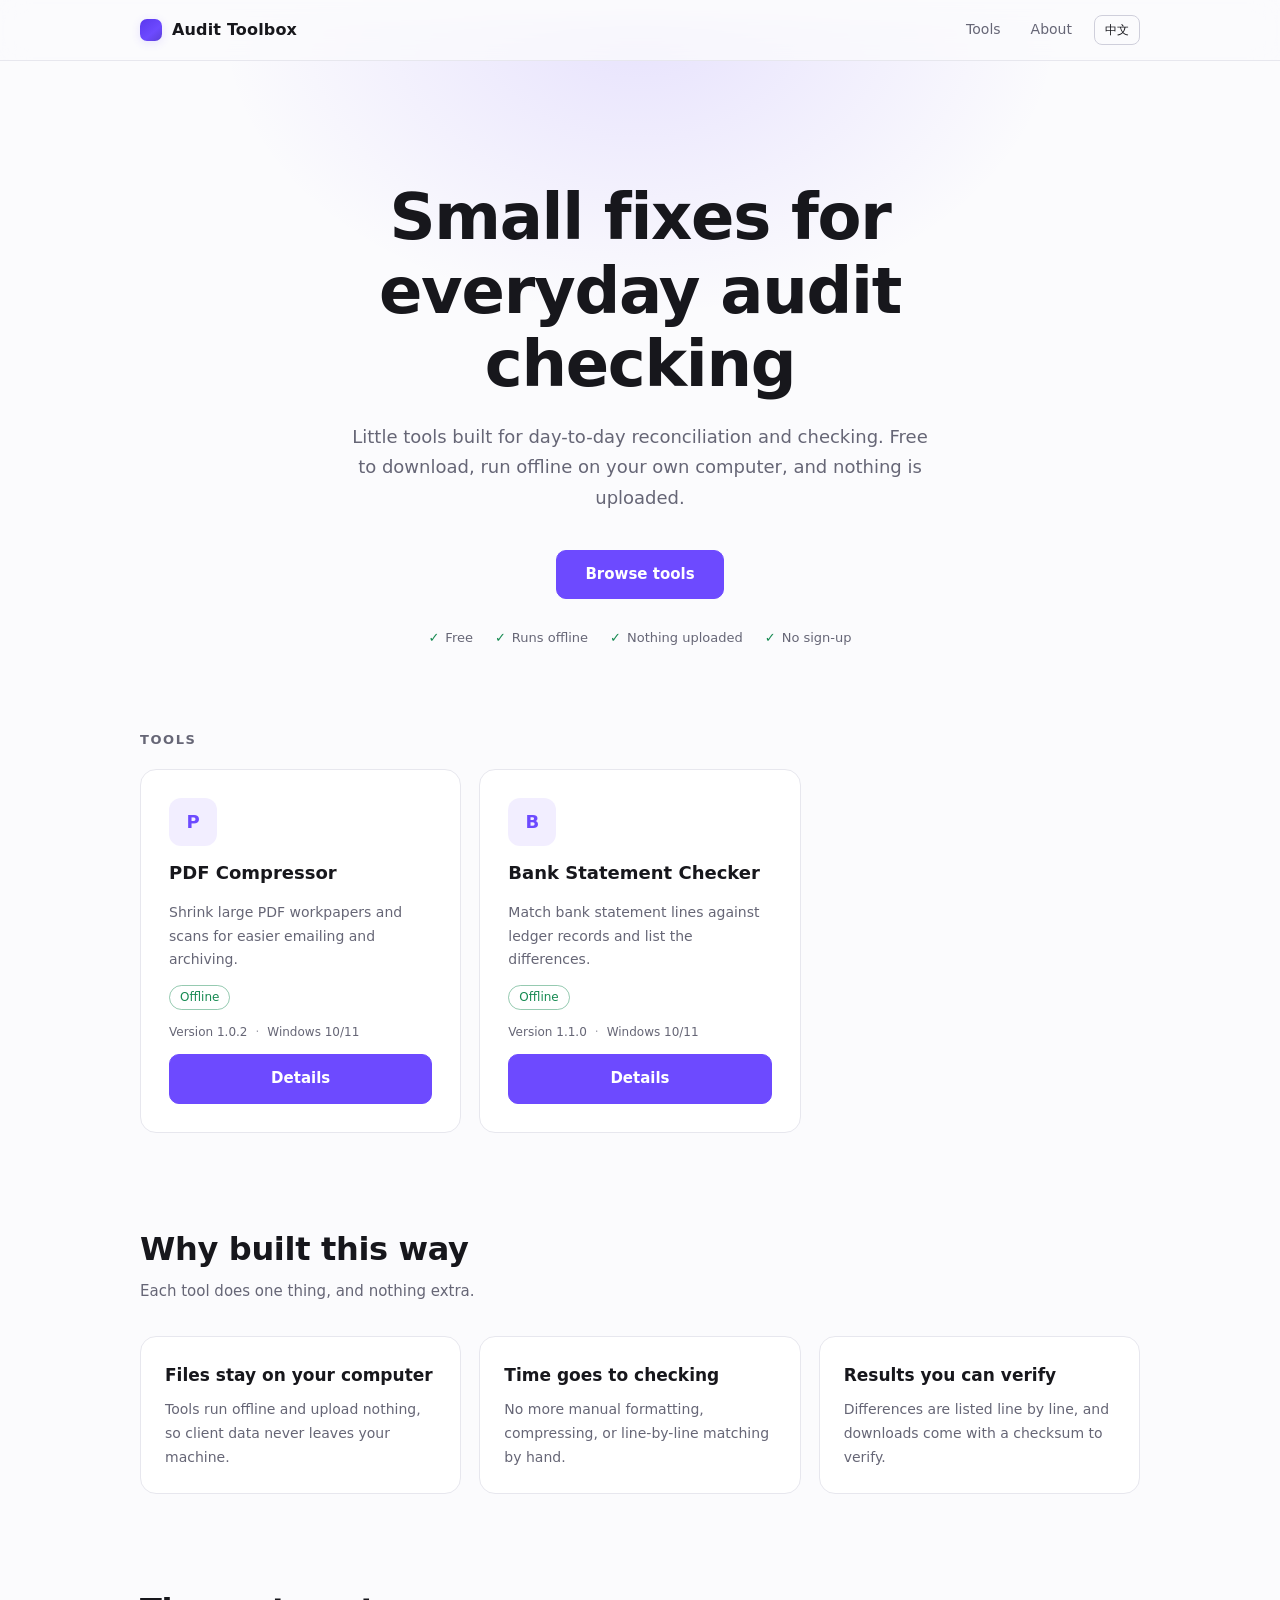
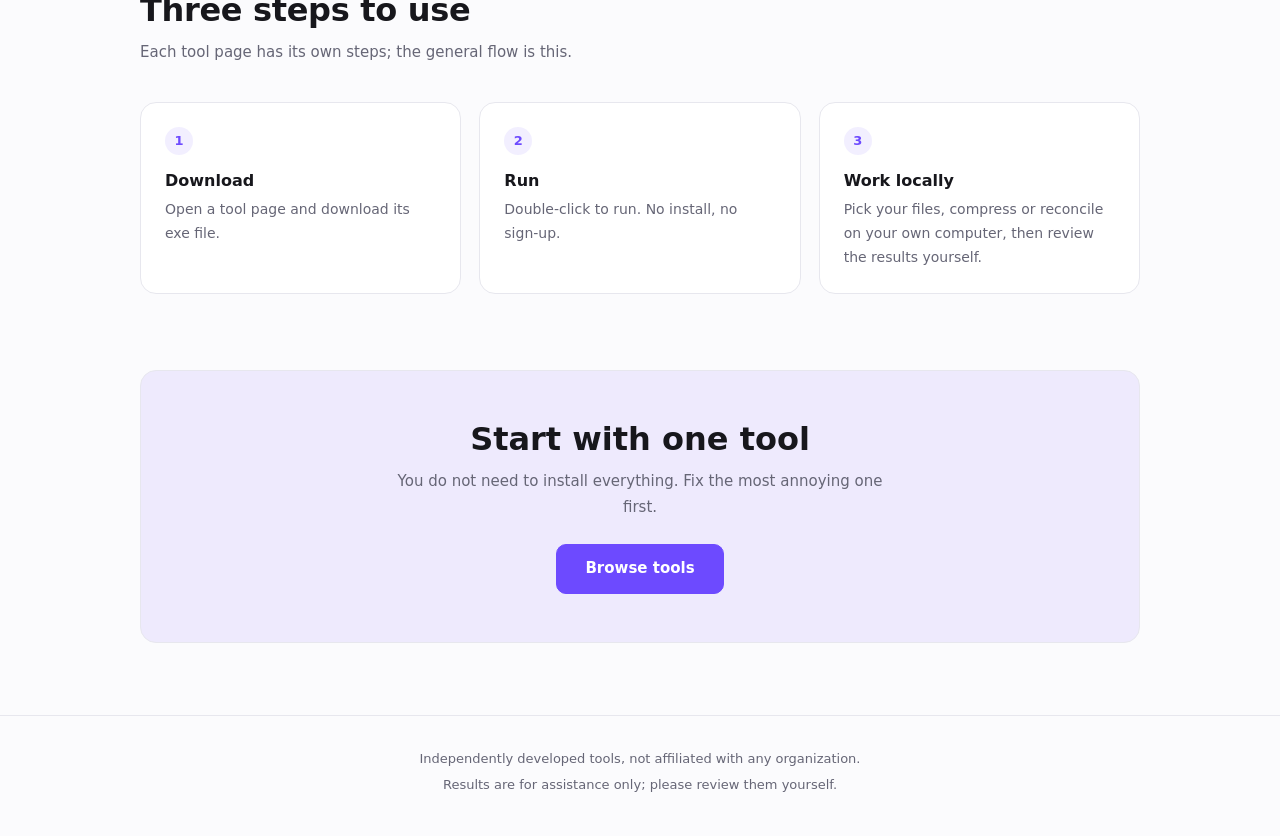
<file: index.html>
<!doctype html>
<html lang="zh-CN"><head><meta charset="utf-8"><meta name="viewport" content="width=device-width, initial-scale=1">
<title>审计小工具箱 / Audit Toolbox</title>
<script>
var l=(navigator.language||"").toLowerCase().indexOf("zh")===0?"zh":"en";
location.replace(l+".html");
</script>
<noscript><meta http-equiv="refresh" content="0; url=zh.html"></noscript>
</head>
<body style="font-family:sans-serif;padding:24px"><p><a href="zh.html">中文</a> · <a href="en.html">English</a></p></body></html>
</file>
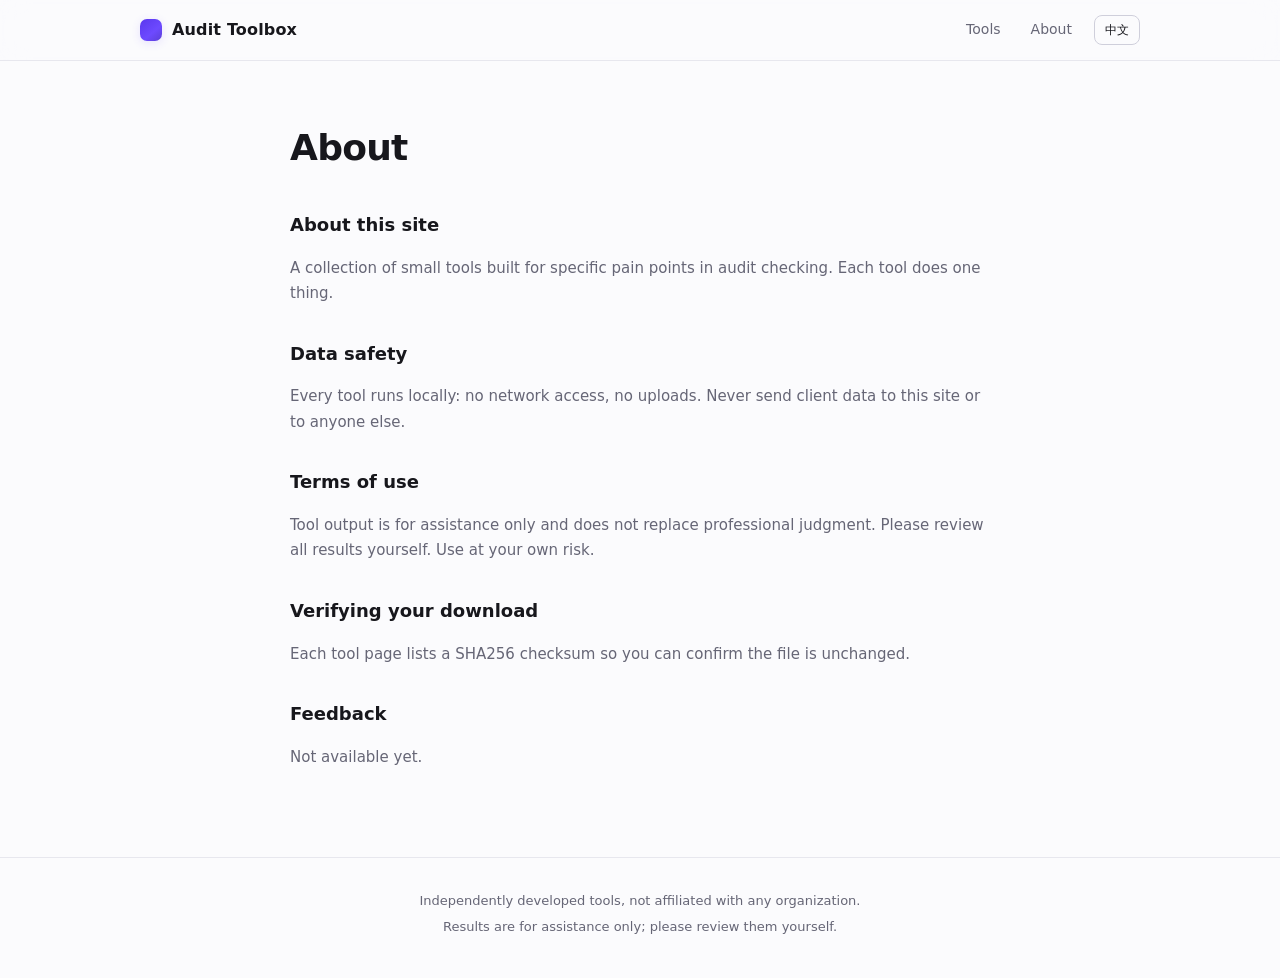
<file: en-about.html>
<!doctype html>
<html lang="en">
<head>
<meta charset="utf-8">
<meta name="viewport" content="width=device-width, initial-scale=1">
<title>About · Audit Toolbox</title>
<meta name="description" content="Little tools built for day-to-day reconciliation and checking. Free to download, run offline on your own computer, and nothing is uploaded.">
<link rel="stylesheet" href="style.css">
</head>
<body>
<header class="site-header"><div class="wrap">
  <a class="brand" href="en.html">Audit Toolbox</a>
  <nav><a href="en.html">Tools</a><a href="en-about.html">About</a><a class="lang" id="lang-switch" href="zh-about.html">中文</a></nav>
</div></header>
<main class="wrap"><div class="prose"><h1>About</h1><h2>About this site</h2><p>A collection of small tools built for specific pain points in audit checking. Each tool does one thing.</p><h2>Data safety</h2><p>Every tool runs locally: no network access, no uploads. Never send client data to this site or to anyone else.</p><h2>Terms of use</h2><p>Tool output is for assistance only and does not replace professional judgment. Please review all results yourself. Use at your own risk.</p><h2>Verifying your download</h2><p>Each tool page lists a SHA256 checksum so you can confirm the file is unchanged.</p><h2>Feedback</h2><p>Not available yet.</p></div></main>
<footer><div class="wrap"><p>Independently developed tools, not affiliated with any organization.</p><p>Results are for assistance only; please review them yourself.</p></div></footer>
</body>
</html>
</file>
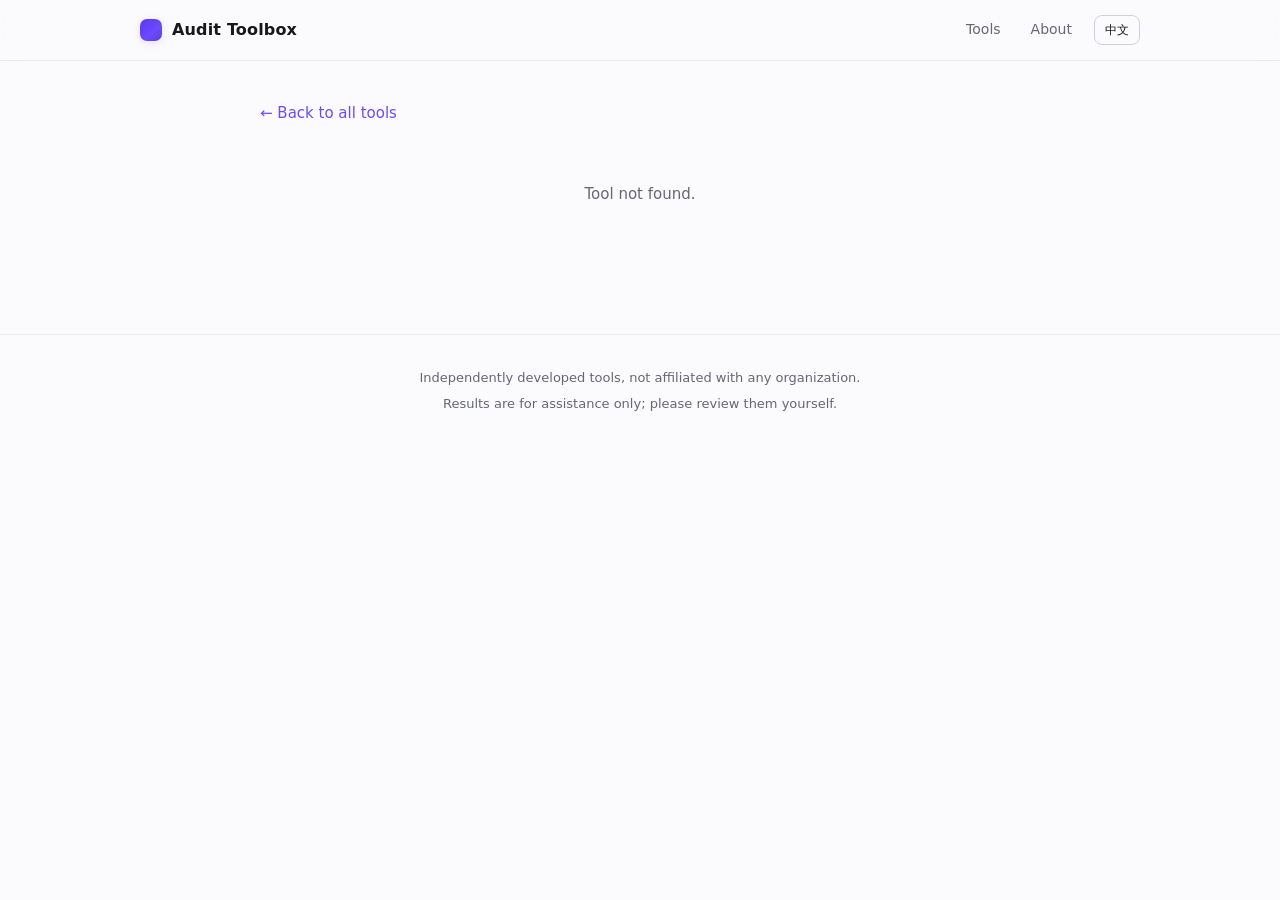
<file: en-tool.html>
<!doctype html>
<html lang="en">
<head>
<meta charset="utf-8">
<meta name="viewport" content="width=device-width, initial-scale=1">
<title>Audit Toolbox</title>
<meta name="description" content="Little tools built for day-to-day reconciliation and checking. Free to download, run offline on your own computer, and nothing is uploaded.">
<link rel="stylesheet" href="style.css">
</head>
<body>
<header class="site-header"><div class="wrap">
  <a class="brand" href="en.html">Audit Toolbox</a>
  <nav><a href="en.html">Tools</a><a href="en-about.html">About</a><a class="lang" id="lang-switch" href="zh-tool.html">中文</a></nav>
</div></header>
<main class="wrap"><div class="detail" id="tool-detail"></div></main>
<footer><div class="wrap"><p>Independently developed tools, not affiliated with any organization.</p><p>Results are for assistance only; please review them yourself.</p></div></footer>
<script src="tools.js"></script>
<script src="app.js"></script>
</body>
</html>
</file>
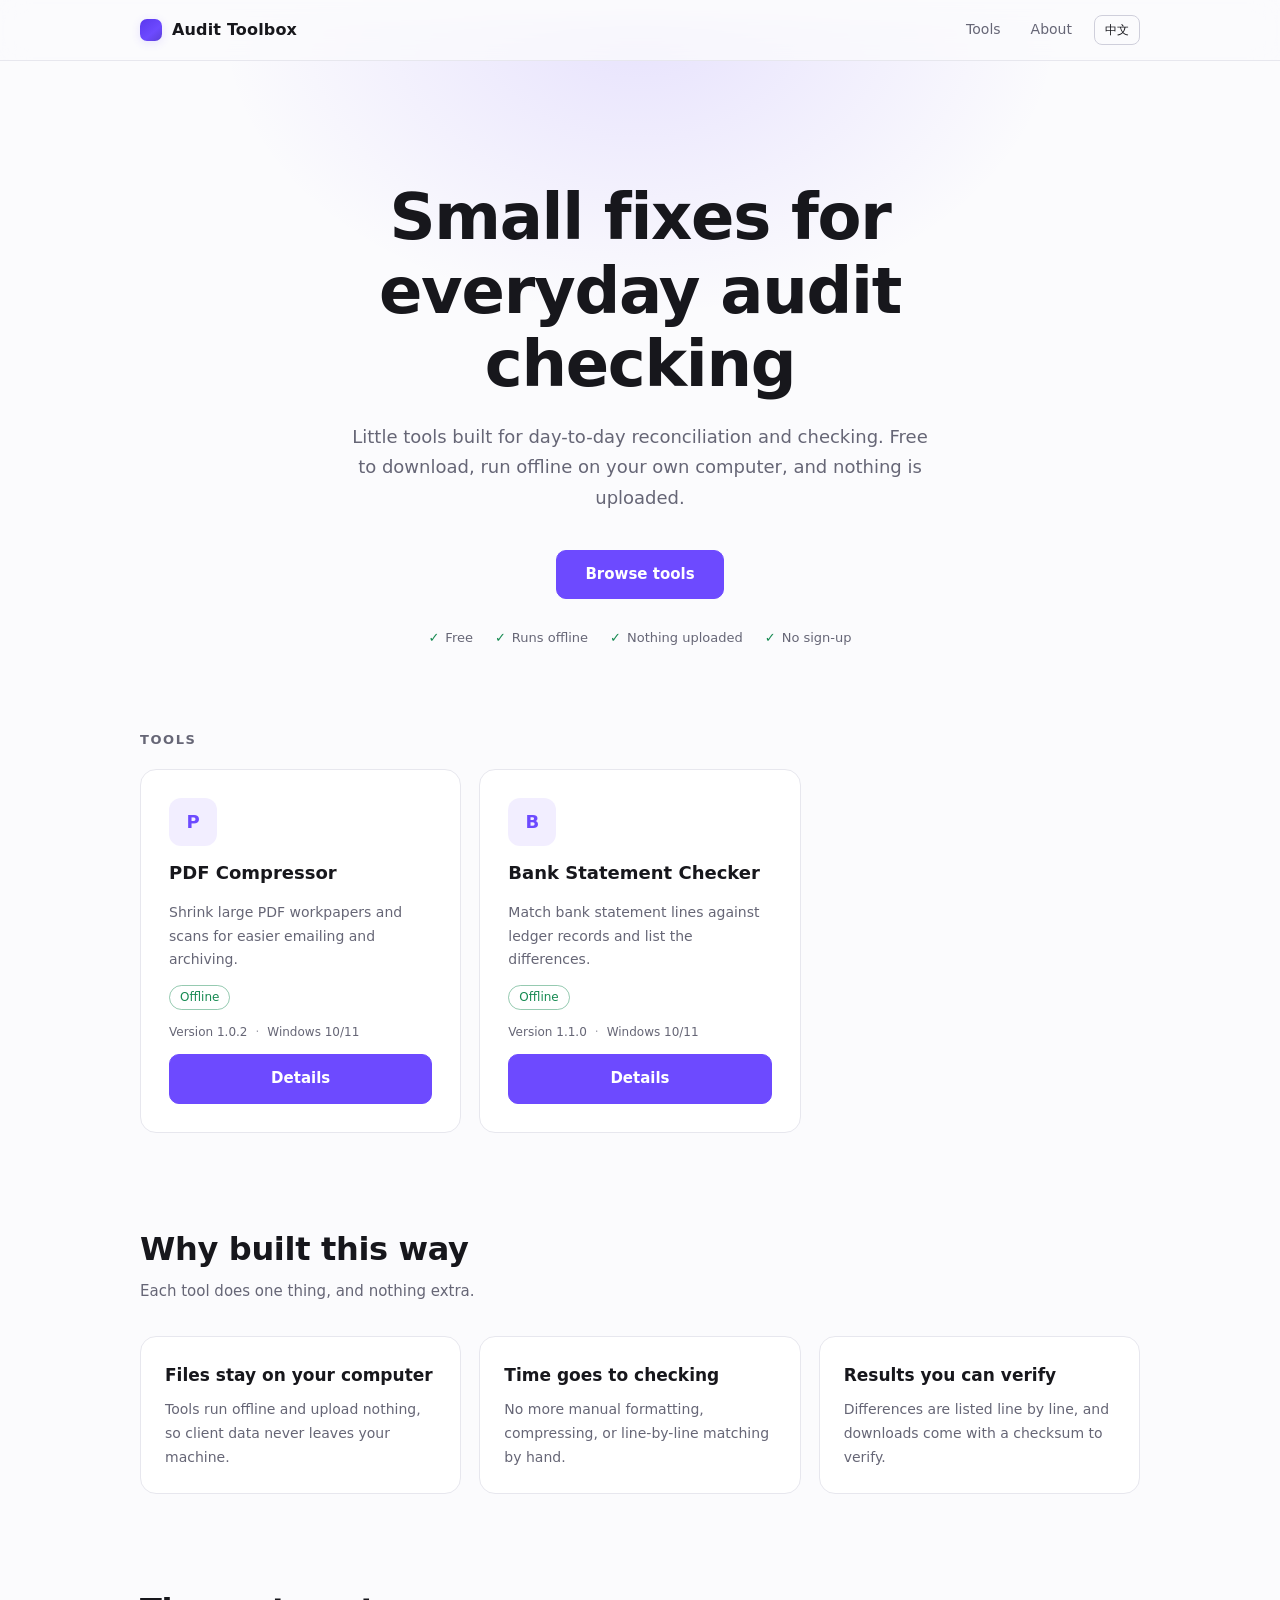
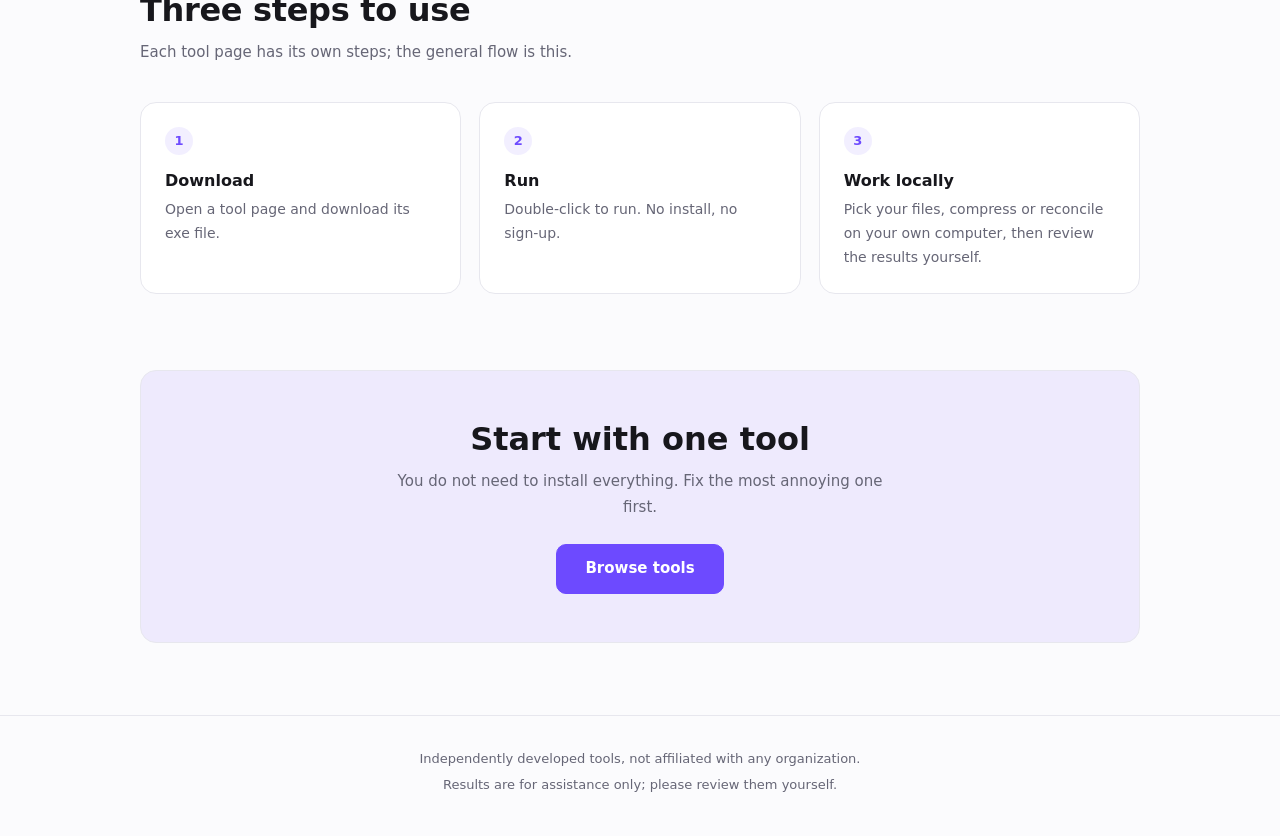
<file: en.html>
<!doctype html>
<html lang="en">
<head>
<meta charset="utf-8">
<meta name="viewport" content="width=device-width, initial-scale=1">
<title>Audit Toolbox</title>
<meta name="description" content="Little tools built for day-to-day reconciliation and checking. Free to download, run offline on your own computer, and nothing is uploaded.">
<link rel="stylesheet" href="style.css">
</head>
<body>
<header class="site-header"><div class="wrap">
  <a class="brand" href="en.html">Audit Toolbox</a>
  <nav><a href="en.html">Tools</a><a href="en-about.html">About</a><a class="lang" id="lang-switch" href="zh.html">中文</a></nav>
</div></header>
<main class="wrap">
  <section class="hero">
    <h1>Small fixes for everyday audit checking</h1>
    <p>Little tools built for day-to-day reconciliation and checking. Free to download, run offline on your own computer, and nothing is uploaded.</p>
    <div class="btn-row"><a class="btn" href="#tools">Browse tools</a></div>
    <div class="trust"><span>Free</span><span>Runs offline</span><span>Nothing uploaded</span><span>No sign-up</span></div>
  </section>
  <p class="section-title" id="tools">Tools</p>
  <div id="tool-list" class="grid"></div>
  <section>
    <div class="section-head">
      <h2>Why built this way</h2>
      <p>Each tool does one thing, and nothing extra.</p>
    </div>
    <div class="values">
      <div class="value"><h3>Files stay on your computer</h3><p>Tools run offline and upload nothing, so client data never leaves your machine.</p></div>
      <div class="value"><h3>Time goes to checking</h3><p>No more manual formatting, compressing, or line-by-line matching by hand.</p></div>
      <div class="value"><h3>Results you can verify</h3><p>Differences are listed line by line, and downloads come with a checksum to verify.</p></div>
    </div>
  </section>
  <section class="how">
    <div class="section-head">
      <h2>Three steps to use</h2>
      <p>Each tool page has its own steps; the general flow is this.</p>
    </div>
    <ol>
      <li><strong>Download</strong>Open a tool page and download its exe file.</li>
      <li><strong>Run</strong>Double-click to run. No install, no sign-up.</li>
      <li><strong>Work locally</strong>Pick your files, compress or reconcile on your own computer, then review the results yourself.</li>
    </ol>
  </section>
  <section class="cta">
    <h2>Start with one tool</h2>
    <p>You do not need to install everything. Fix the most annoying one first.</p>
    <a class="btn" href="#tools">Browse tools</a>
  </section>
</main>
<footer><div class="wrap"><p>Independently developed tools, not affiliated with any organization.</p><p>Results are for assistance only; please review them yourself.</p></div></footer>
<script src="tools.js"></script>
<script src="app.js"></script>
</body>
</html>
</file>
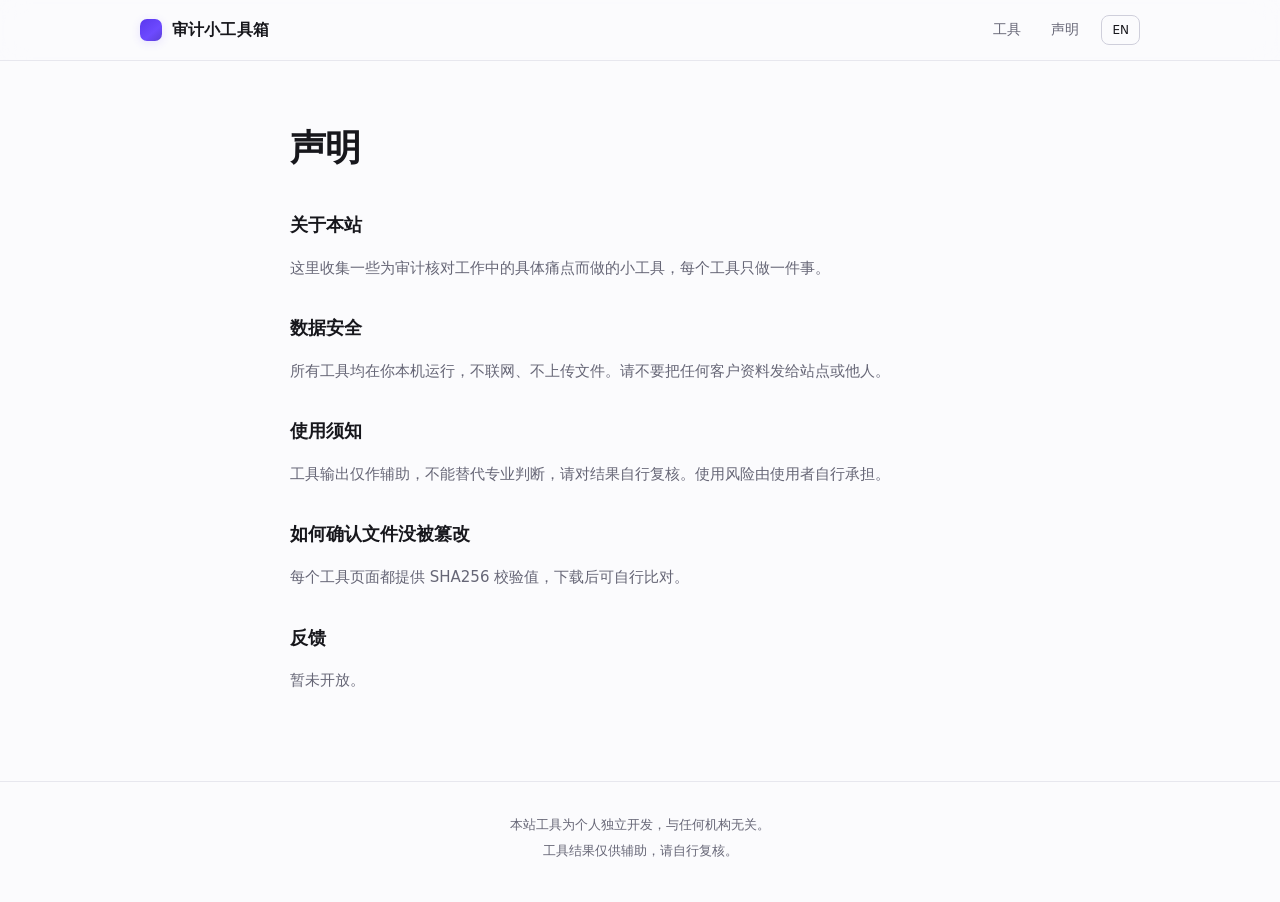
<file: zh-about.html>
<!doctype html>
<html lang="zh-CN">
<head>
<meta charset="utf-8">
<meta name="viewport" content="width=device-width, initial-scale=1">
<title>声明 · 审计小工具箱</title>
<meta name="description" content="一些在日常核对、检查中顺手做的小工具。免费下载，在你自己的电脑上离线运行，不上传任何数据。">
<link rel="stylesheet" href="style.css">
</head>
<body>
<header class="site-header"><div class="wrap">
  <a class="brand" href="zh.html">审计小工具箱</a>
  <nav><a href="zh.html">工具</a><a href="zh-about.html">声明</a><a class="lang" id="lang-switch" href="en-about.html">EN</a></nav>
</div></header>
<main class="wrap"><div class="prose"><h1>声明</h1><h2>关于本站</h2><p>这里收集一些为审计核对工作中的具体痛点而做的小工具，每个工具只做一件事。</p><h2>数据安全</h2><p>所有工具均在你本机运行，不联网、不上传文件。请不要把任何客户资料发给站点或他人。</p><h2>使用须知</h2><p>工具输出仅作辅助，不能替代专业判断，请对结果自行复核。使用风险由使用者自行承担。</p><h2>如何确认文件没被篡改</h2><p>每个工具页面都提供 SHA256 校验值，下载后可自行比对。</p><h2>反馈</h2><p>暂未开放。</p></div></main>
<footer><div class="wrap"><p>本站工具为个人独立开发，与任何机构无关。</p><p>工具结果仅供辅助，请自行复核。</p></div></footer>
</body>
</html>
</file>
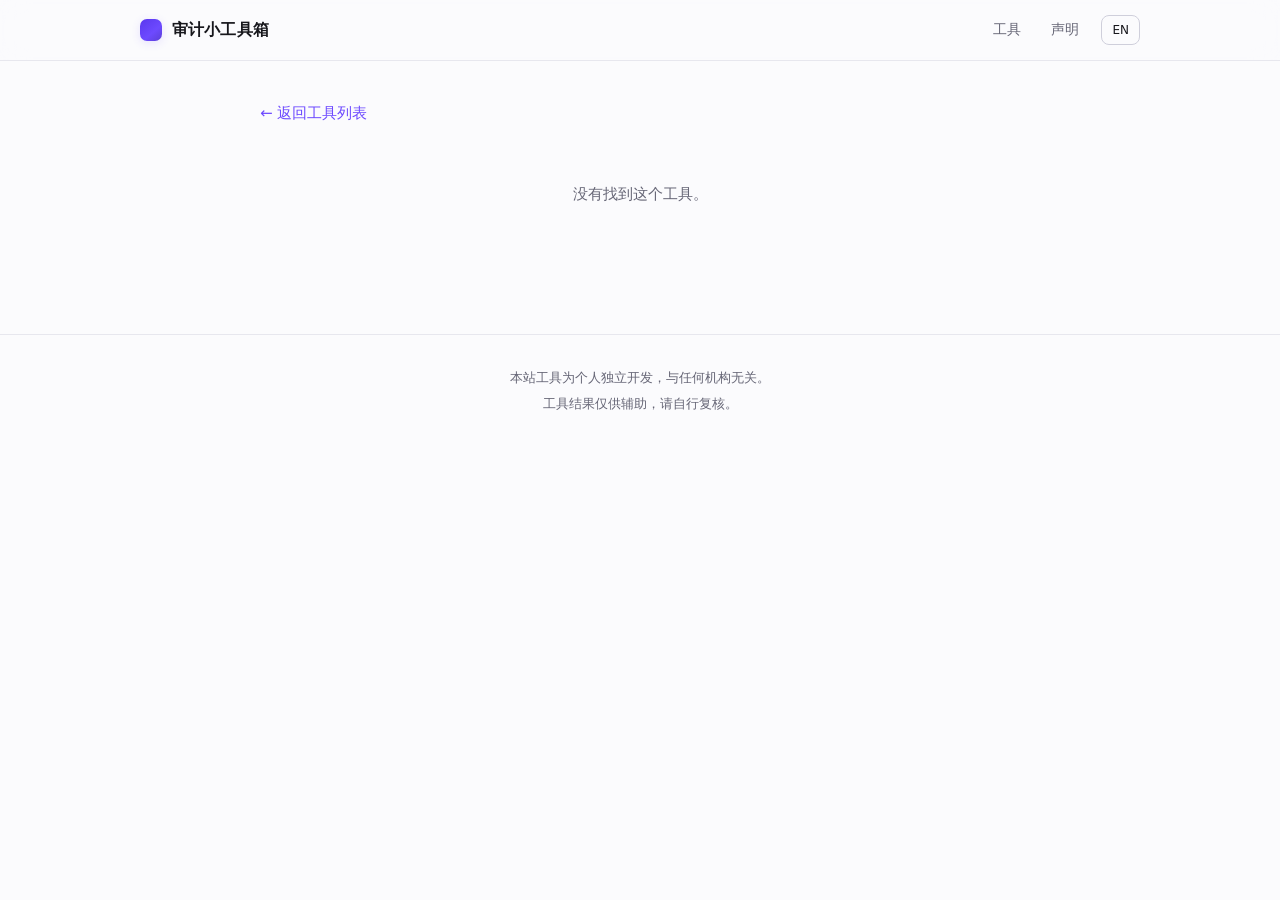
<file: zh-tool.html>
<!doctype html>
<html lang="zh-CN">
<head>
<meta charset="utf-8">
<meta name="viewport" content="width=device-width, initial-scale=1">
<title>审计小工具箱</title>
<meta name="description" content="一些在日常核对、检查中顺手做的小工具。免费下载，在你自己的电脑上离线运行，不上传任何数据。">
<link rel="stylesheet" href="style.css">
</head>
<body>
<header class="site-header"><div class="wrap">
  <a class="brand" href="zh.html">审计小工具箱</a>
  <nav><a href="zh.html">工具</a><a href="zh-about.html">声明</a><a class="lang" id="lang-switch" href="en-tool.html">EN</a></nav>
</div></header>
<main class="wrap"><div class="detail" id="tool-detail"></div></main>
<footer><div class="wrap"><p>本站工具为个人独立开发，与任何机构无关。</p><p>工具结果仅供辅助，请自行复核。</p></div></footer>
<script src="tools.js"></script>
<script src="app.js"></script>
</body>
</html>
</file>
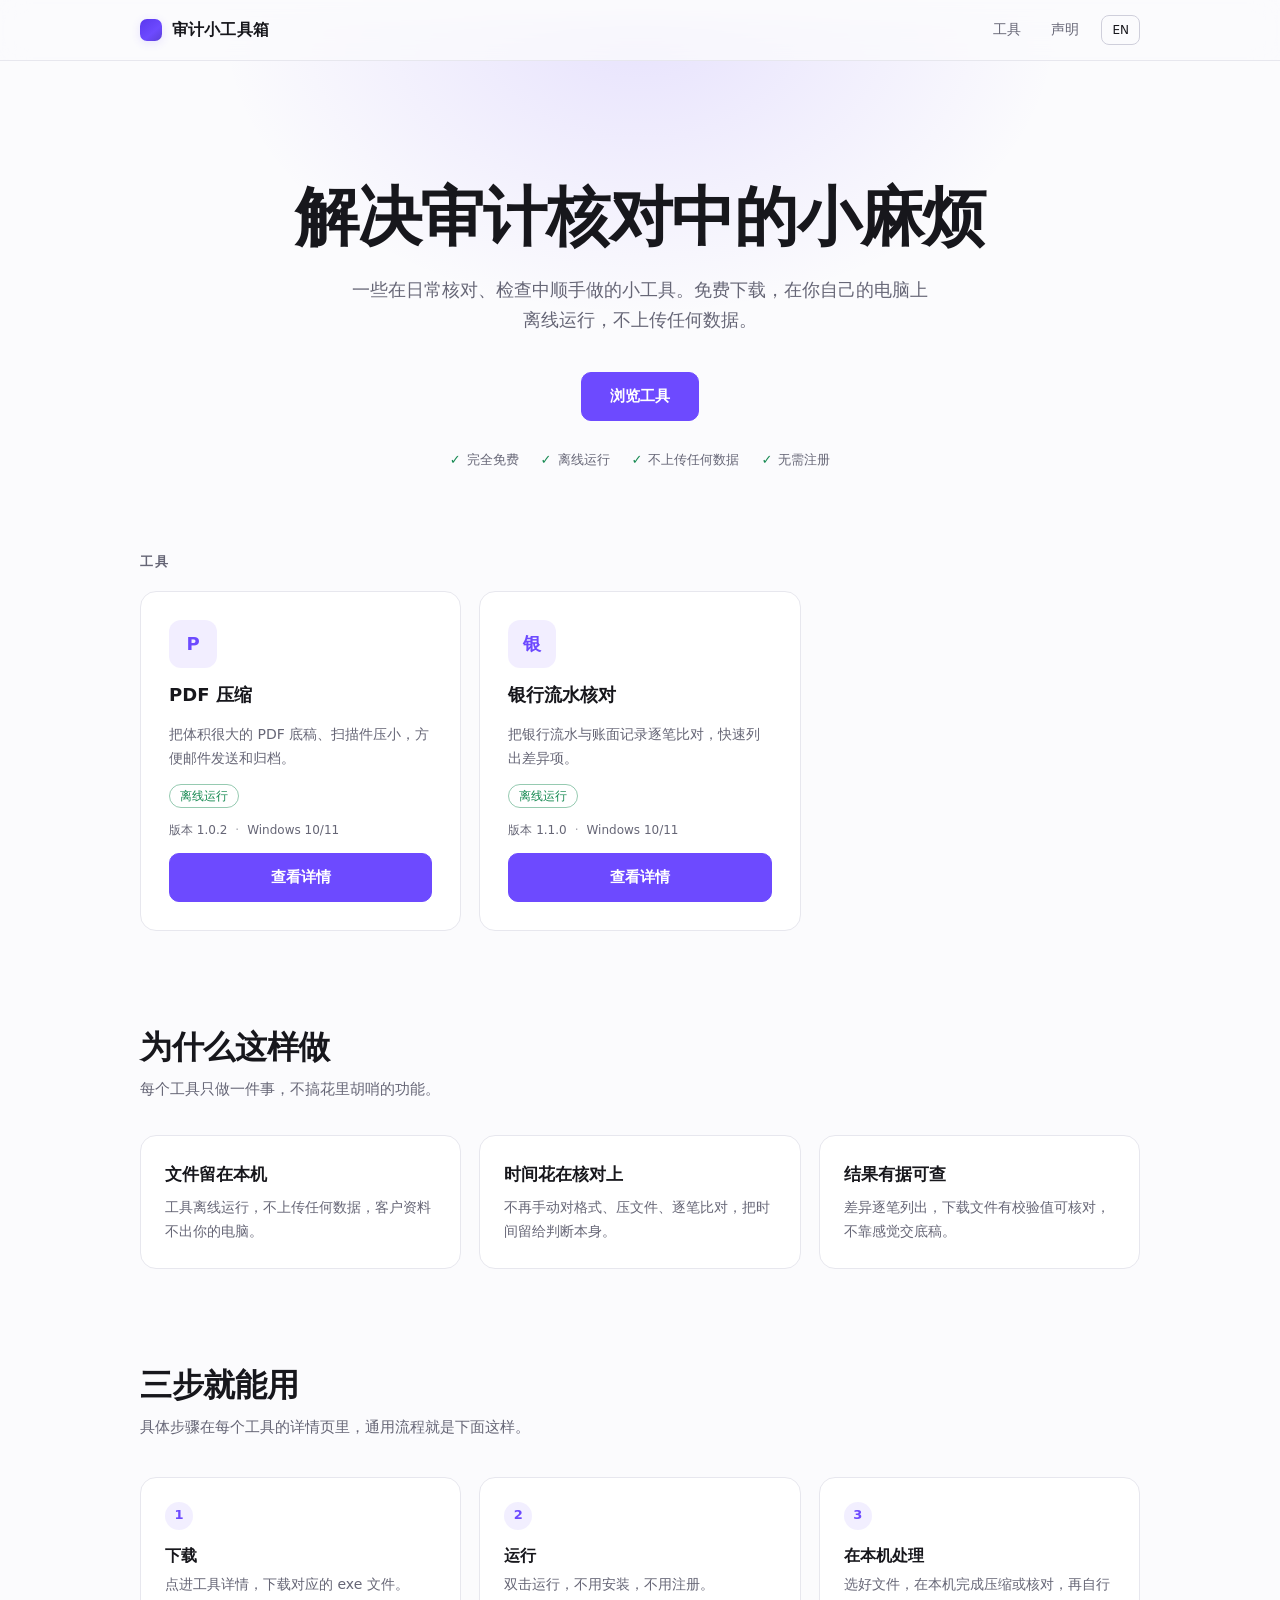
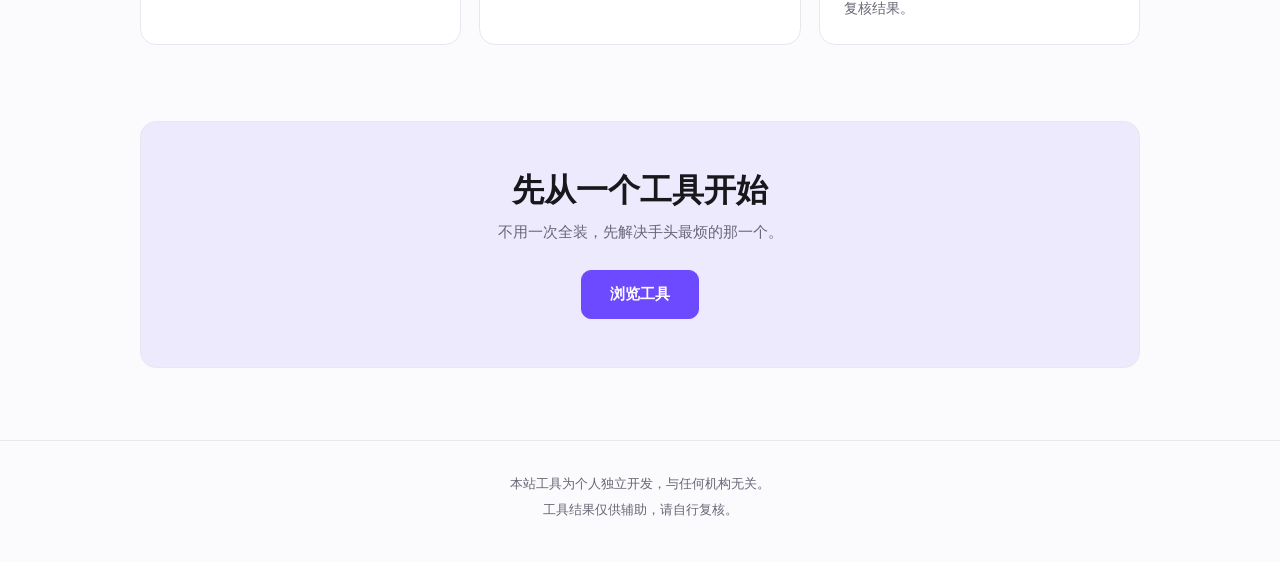
<file: zh.html>
<!doctype html>
<html lang="zh-CN">
<head>
<meta charset="utf-8">
<meta name="viewport" content="width=device-width, initial-scale=1">
<title>审计小工具箱</title>
<meta name="description" content="一些在日常核对、检查中顺手做的小工具。免费下载，在你自己的电脑上离线运行，不上传任何数据。">
<link rel="stylesheet" href="style.css">
</head>
<body>
<header class="site-header"><div class="wrap">
  <a class="brand" href="zh.html">审计小工具箱</a>
  <nav><a href="zh.html">工具</a><a href="zh-about.html">声明</a><a class="lang" id="lang-switch" href="en.html">EN</a></nav>
</div></header>
<main class="wrap">
  <section class="hero">
    <h1>解决审计核对中的小麻烦</h1>
    <p>一些在日常核对、检查中顺手做的小工具。免费下载，在你自己的电脑上离线运行，不上传任何数据。</p>
    <div class="btn-row"><a class="btn" href="#tools">浏览工具</a></div>
    <div class="trust"><span>完全免费</span><span>离线运行</span><span>不上传任何数据</span><span>无需注册</span></div>
  </section>
  <p class="section-title" id="tools">工具</p>
  <div id="tool-list" class="grid"></div>
  <section>
    <div class="section-head">
      <h2>为什么这样做</h2>
      <p>每个工具只做一件事，不搞花里胡哨的功能。</p>
    </div>
    <div class="values">
      <div class="value"><h3>文件留在本机</h3><p>工具离线运行，不上传任何数据，客户资料不出你的电脑。</p></div>
      <div class="value"><h3>时间花在核对上</h3><p>不再手动对格式、压文件、逐笔比对，把时间留给判断本身。</p></div>
      <div class="value"><h3>结果有据可查</h3><p>差异逐笔列出，下载文件有校验值可核对，不靠感觉交底稿。</p></div>
    </div>
  </section>
  <section class="how">
    <div class="section-head">
      <h2>三步就能用</h2>
      <p>具体步骤在每个工具的详情页里，通用流程就是下面这样。</p>
    </div>
    <ol>
      <li><strong>下载</strong>点进工具详情，下载对应的 exe 文件。</li>
      <li><strong>运行</strong>双击运行，不用安装，不用注册。</li>
      <li><strong>在本机处理</strong>选好文件，在本机完成压缩或核对，再自行复核结果。</li>
    </ol>
  </section>
  <section class="cta">
    <h2>先从一个工具开始</h2>
    <p>不用一次全装，先解决手头最烦的那一个。</p>
    <a class="btn" href="#tools">浏览工具</a>
  </section>
</main>
<footer><div class="wrap"><p>本站工具为个人独立开发，与任何机构无关。</p><p>工具结果仅供辅助，请自行复核。</p></div></footer>
<script src="tools.js"></script>
<script src="app.js"></script>
</body>
</html>
</file>
<file: style.css>
/* 审计小工具箱 v3：Amani 的 Obsidian 风设计——深色底、一屏大标题、单一紫色强调色、大留白 */
:root {
  --bg: #0e0e11;
  --surface: #16161b;
  --surface-hi: #1c1c23;
  --text: #f0f0f4;
  --muted: #9a9aa8;
  --line: #26262f;
  --line-hi: #3a3a46;
  --accent: #8b6cf6;
  --accent-hi: #9d83f8;
  --accent-soft: rgba(139, 108, 246, .14);
  --accent-text: #ffffff;
  --ok: #5fd08a;
  --warn-bg: rgba(230, 180, 60, .08);
  --warn-line: rgba(230, 180, 60, .35);
  --glow: rgba(139, 108, 246, .22);
  --radius: 16px;
}
@media (prefers-color-scheme: light) {
  :root:not([data-theme="dark"]) {
    --bg: #fbfbfd;
    --surface: #ffffff;
    --surface-hi: #f3f3f8;
    --text: #17171c;
    --muted: #666676;
    --line: #e7e7ee;
    --line-hi: #cfcfdb;
    --accent: #6d4aff;
    --accent-hi: #5a37ee;
    --accent-soft: rgba(109, 74, 255, .09);
    --ok: #178a52;
    --warn-bg: #fff8e6;
    --warn-line: #ecd089;
    --glow: rgba(109, 74, 255, .14);
  }
}
* { box-sizing: border-box; }
html { -webkit-text-size-adjust: 100%; scroll-behavior: smooth; }
body {
  margin: 0;
  background: var(--bg);
  color: var(--text);
  font-family: "Segoe UI", "Microsoft YaHei UI", "Microsoft YaHei", "PingFang SC", system-ui, sans-serif;
  font-size: 15px;
  line-height: 1.7;
  -webkit-font-smoothing: antialiased;
}
.wrap { max-width: 1040px; margin: 0 auto; padding: 0 20px; }
a { color: var(--accent); text-decoration: none; }
a:hover { color: var(--accent-hi); }

/* 顶部导航：半透明，滚动时浮在内容上 */
.site-header {
  position: sticky; top: 0; z-index: 10;
  background: color-mix(in srgb, var(--bg) 82%, transparent);
  backdrop-filter: saturate(160%) blur(14px);
  -webkit-backdrop-filter: saturate(160%) blur(14px);
  border-bottom: 1px solid var(--line);
}
.site-header .wrap { display: flex; align-items: center; justify-content: space-between; height: 60px; }
.brand { display: flex; align-items: center; gap: 10px; font-weight: 650; font-size: 16px; color: var(--text); letter-spacing: .01em; }
.brand:hover { color: var(--text); }
.brand::before {
  content: ""; width: 22px; height: 22px; flex: none; border-radius: 7px;
  background: linear-gradient(140deg, var(--accent-hi), var(--accent) 60%, #5b3fd6);
  box-shadow: 0 2px 10px var(--glow);
}
nav { display: flex; gap: 6px; align-items: center; font-size: 14px; }
nav a { color: var(--muted); padding: 6px 12px; border-radius: 8px; }
nav a:hover { color: var(--text); background: var(--surface-hi); }
nav a.lang { font-size: 12px; border: 1px solid var(--line-hi); color: var(--text); padding: 4px 10px; margin-left: 4px; }

/* 首屏：一屏只讲一件事——大标题 + 一句话 + 一个主按钮 */
.hero {
  position: relative; text-align: center; padding: 120px 0 72px; overflow: visible;
}
.hero::before {
  content: ""; position: absolute; inset: -40px 0 auto 0; height: 420px; z-index: -1;
  background: radial-gradient(ellipse 60% 100% at 50% 0%, var(--glow), transparent 70%);
  pointer-events: none;
}
.hero h1 {
  margin: 0 auto 20px; max-width: 800px;
  font-size: clamp(36px, 7vw, 64px); line-height: 1.15; letter-spacing: -.02em; font-weight: 750;
}
.hero p { margin: 0 auto; max-width: 580px; color: var(--muted); font-size: clamp(15px, 2vw, 18px); }
.hero .btn-row { justify-content: center; margin: 36px 0 0; }
.trust { display: flex; justify-content: center; gap: 10px 22px; flex-wrap: wrap; margin-top: 28px; color: var(--muted); font-size: 13px; }
.trust span::before { content: "✓"; color: var(--ok); margin-right: 6px; font-weight: 700; }

/* 工具卡片 */
.section-title { margin: 8px 0 0; font-size: 13px; letter-spacing: .12em; text-transform: uppercase; color: var(--muted); font-weight: 600; }
.grid { display: grid; grid-template-columns: repeat(auto-fill, minmax(300px, 1fr)); gap: 18px; padding: 18px 0 72px; }
.card {
  position: relative; display: flex; flex-direction: column; gap: 12px; padding: 28px;
  background: var(--surface); border: 1px solid var(--line); border-radius: var(--radius);
  transition: border-color .2s, transform .2s, box-shadow .2s;
}
.card:hover { border-color: var(--line-hi); transform: translateY(-2px); box-shadow: 0 12px 32px -16px var(--glow); }
.card .icon {
  width: 48px; height: 48px; border-radius: 12px; display: grid; place-items: center;
  background: var(--accent-soft); color: var(--accent); font-weight: 700; font-size: 18px;
}
.card h2 { margin: 0; font-size: 18px; font-weight: 650; }
.card p { margin: 0; color: var(--muted); flex: 1; font-size: 14px; }
.card .meta { display: flex; gap: 8px; flex-wrap: wrap; align-items: center; color: var(--muted); font-size: 12px; }
.card .meta span + span::before { content: "·"; margin-right: 8px; opacity: .6; }

.badge {
  display: inline-block; font-size: 12px; padding: 1px 10px; border-radius: 999px;
  border: 1px solid var(--line-hi); color: var(--muted);
}
.badge.ok { color: var(--ok); border-color: color-mix(in srgb, var(--ok) 45%, transparent); }

/* 按钮 */
.btn {
  display: inline-block; padding: 11px 28px; border-radius: 10px; font-size: 15px; font-weight: 600;
  background: var(--accent); color: var(--accent-text); border: 1px solid var(--accent);
  cursor: pointer; text-align: center; transition: background .15s, transform .15s;
}
.btn:hover { background: var(--accent-hi); border-color: var(--accent-hi); color: var(--accent-text); transform: translateY(-1px); }
.btn.secondary { background: transparent; color: var(--text); border-color: var(--line-hi); }
.btn.secondary:hover { background: var(--surface-hi); border-color: var(--line-hi); color: var(--text); }
.btn.disabled { background: var(--surface); color: var(--muted); border-color: var(--line); cursor: not-allowed; pointer-events: none; }
.btn-row { display: flex; gap: 12px; flex-wrap: wrap; margin: 22px 0; }

/* 新增：三个理由 + 三步用法 + 结尾行动区（只改版式，不改工具数据和下载逻辑） */
.section-head { padding: 24px 0 8px; max-width: 680px; }
.section-head h2 { margin: 0 0 10px; font-size: clamp(24px, 4vw, 32px); line-height: 1.25; letter-spacing: -.01em; font-weight: 700; }
.section-head p { margin: 0; color: var(--muted); }
.values { display: grid; grid-template-columns: repeat(3, 1fr); gap: 18px; padding: 24px 0 72px; }
.value { background: var(--surface); border: 1px solid var(--line); border-radius: var(--radius); padding: 24px; }
.value h3 { margin: 0 0 8px; font-size: 17px; font-weight: 650; }
.value p { margin: 0; color: var(--muted); font-size: 14px; }
.how { padding: 0 0 72px; }
.how ol { display: grid; grid-template-columns: repeat(3, 1fr); gap: 18px; padding: 24px 0 0; margin: 0; list-style: none; counter-reset: s; }
.how ol li { counter-increment: s; background: var(--surface); border: 1px solid var(--line); border-radius: var(--radius); padding: 24px; color: var(--muted); font-size: 14px; }
.how ol li::before { content: counter(s); display: grid; place-items: center; width: 28px; height: 28px; border-radius: 50%; background: var(--accent-soft); color: var(--accent); font-weight: 700; font-size: 13px; margin-bottom: 12px; }
.how ol li strong { display: block; color: var(--text); font-size: 16px; margin-bottom: 4px; }
.cta { text-align: center; background: var(--accent-soft); border: 1px solid var(--line); border-radius: var(--radius); padding: 48px 24px; margin: 0 0 72px; }
.cta h2 { margin: 0 0 10px; font-size: clamp(24px, 4vw, 32px); line-height: 1.25; font-weight: 700; }
.cta p { margin: 0 auto 24px; max-width: 520px; color: var(--muted); }

/* 详情页 */
.detail { padding: 40px 0 72px; max-width: 760px; margin: 0 auto; }
.detail h1 { margin: 18px 0 10px; font-size: clamp(28px, 5vw, 42px); line-height: 1.2; letter-spacing: -.02em; font-weight: 750; }
.detail .lead { color: var(--muted); font-size: 16px; margin: 0 0 18px; }
.detail h2 { font-size: 18px; margin: 44px 0 12px; font-weight: 650; }
.facts { display: flex; flex-wrap: wrap; gap: 8px; margin: 18px 0; }
.facts span { background: var(--surface); border: 1px solid var(--line); border-radius: 999px; padding: 3px 14px; color: var(--muted); font-size: 13px; }
.facts b { color: var(--text); font-weight: 600; margin-left: 4px; }
.panel { background: var(--surface); border: 1px solid var(--line); border-radius: var(--radius); padding: 18px 22px; }
.warn { background: var(--warn-bg); border: 1px solid var(--warn-line); border-radius: var(--radius); padding: 16px 20px; }
.warn strong { display: block; margin-bottom: 4px; }
code, pre { font-family: "Cascadia Mono", Consolas, "Courier New", monospace; font-size: 13px; }
pre {
  background: var(--bg); border: 1px solid var(--line); border-radius: 8px; padding: 10px 14px;
  overflow-x: auto; margin: 8px 0; white-space: pre-wrap; word-break: break-all;
}
.detail ol { padding-left: 0; list-style: none; counter-reset: s; }
.detail ol li {
  counter-increment: s; position: relative; padding: 4px 0 4px 44px; margin: 10px 0;
}
.detail ol li::before {
  content: counter(s); position: absolute; left: 0; top: 4px; width: 28px; height: 28px; border-radius: 50%;
  display: grid; place-items: center; background: var(--accent-soft); color: var(--accent); font-weight: 700; font-size: 13px;
}
ul { padding-left: 22px; margin: 8px 0; }
li { margin: 4px 0; }
table { width: 100%; border-collapse: collapse; font-size: 14px; background: var(--surface); border: 1px solid var(--line); border-radius: var(--radius);
overflow: hidden; }
th, td { text-align: left; padding: 10px 14px; border-bottom: 1px solid var(--line); vertical-align: top; }
tr:last-child td { border-bottom: 0; }
th { color: var(--muted); font-weight: 600; white-space: nowrap; background: var(--surface-hi); }

.prose { padding: 56px 0 72px; max-width: 700px; margin: 0 auto; }
.prose h1 { font-size: clamp(26px, 4vw, 36px); margin: 0 0 18px; letter-spacing: -.02em; }
.prose h2 { font-size: 18px; margin: 32px 0 10px; font-weight: 650; }
.prose p { color: var(--muted); }

footer { border-top: 1px solid var(--line); color: var(--muted); font-size: 13px; padding: 28px 0 36px; text-align: center; }
footer p { margin: 4px 0; }
.empty { color: var(--muted); padding: 40px 0; text-align: center; }

@media (max-width: 560px) {
  .hero { padding: 72px 0 48px; }
  .grid { grid-template-columns: 1fr; }
  .values { grid-template-columns: 1fr; }
  .how ol { grid-template-columns: 1fr; }
  nav a { padding: 6px 8px; }
}
</file>
